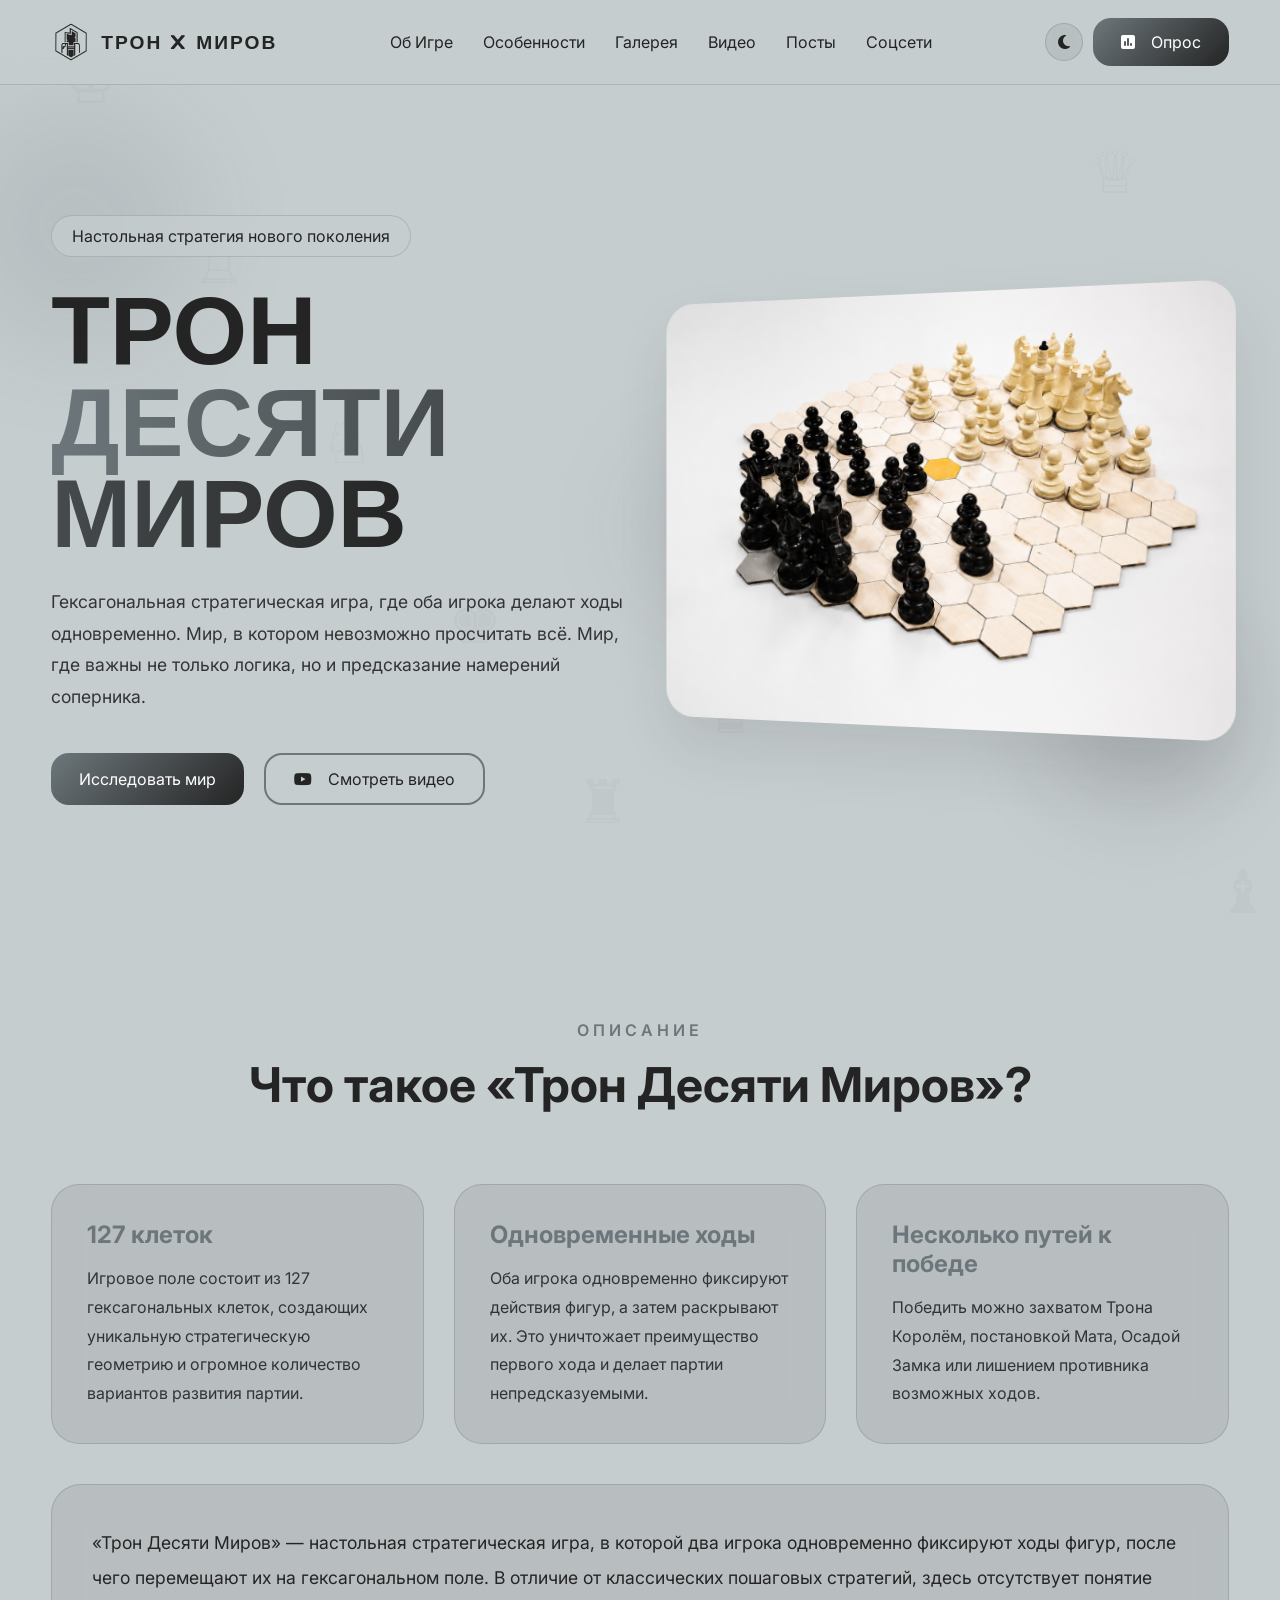
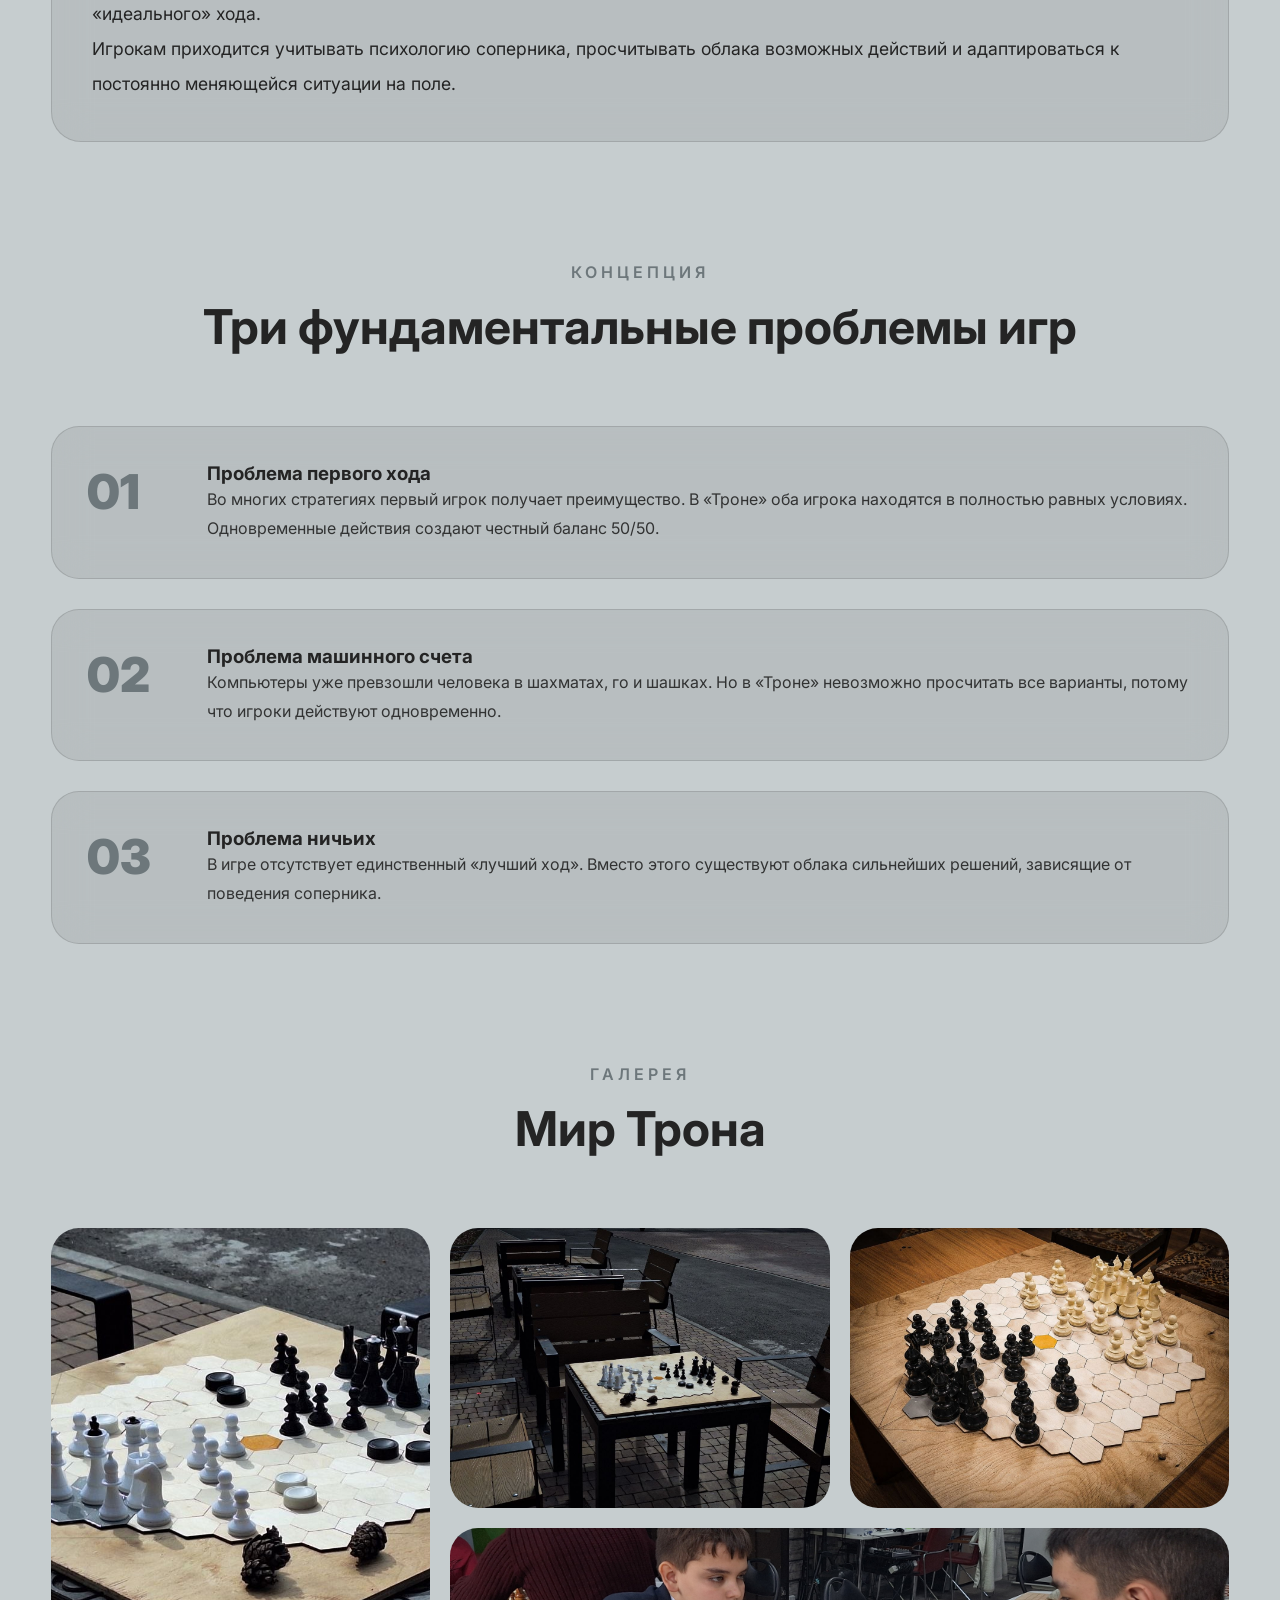
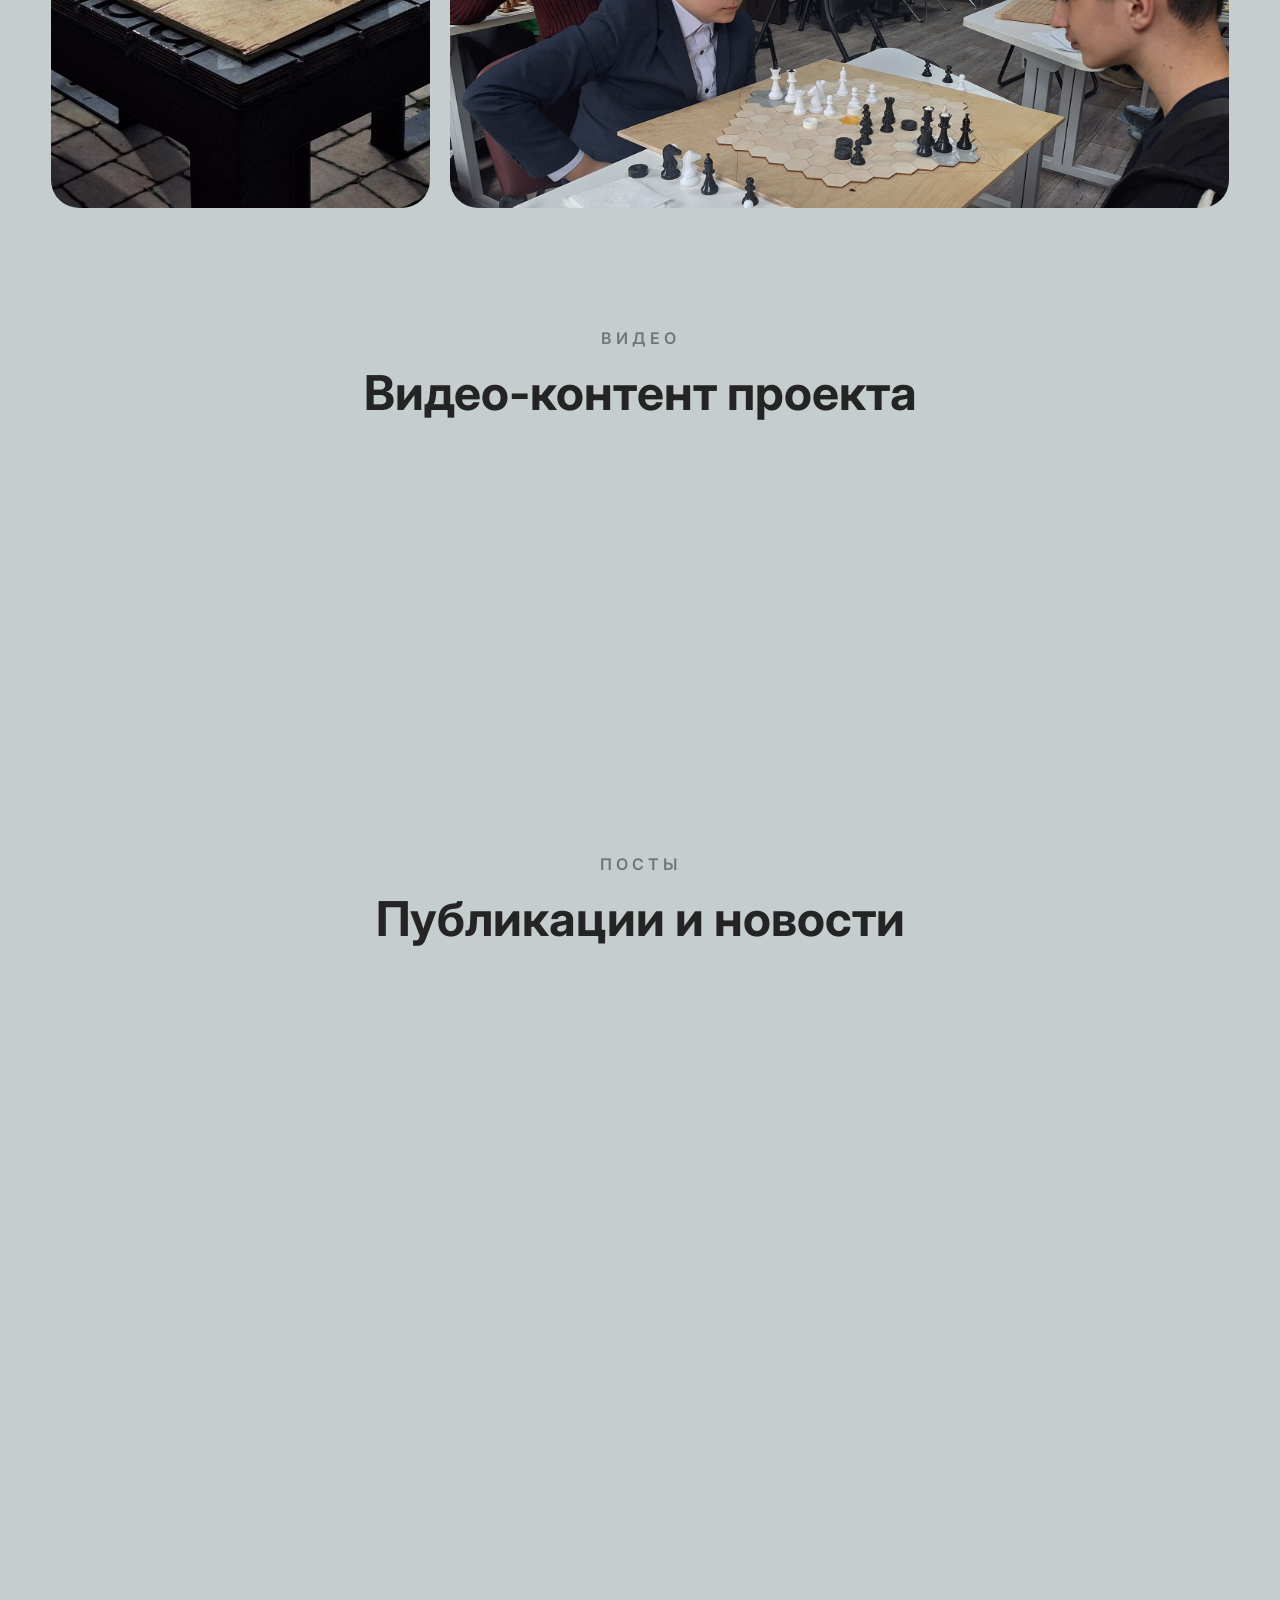
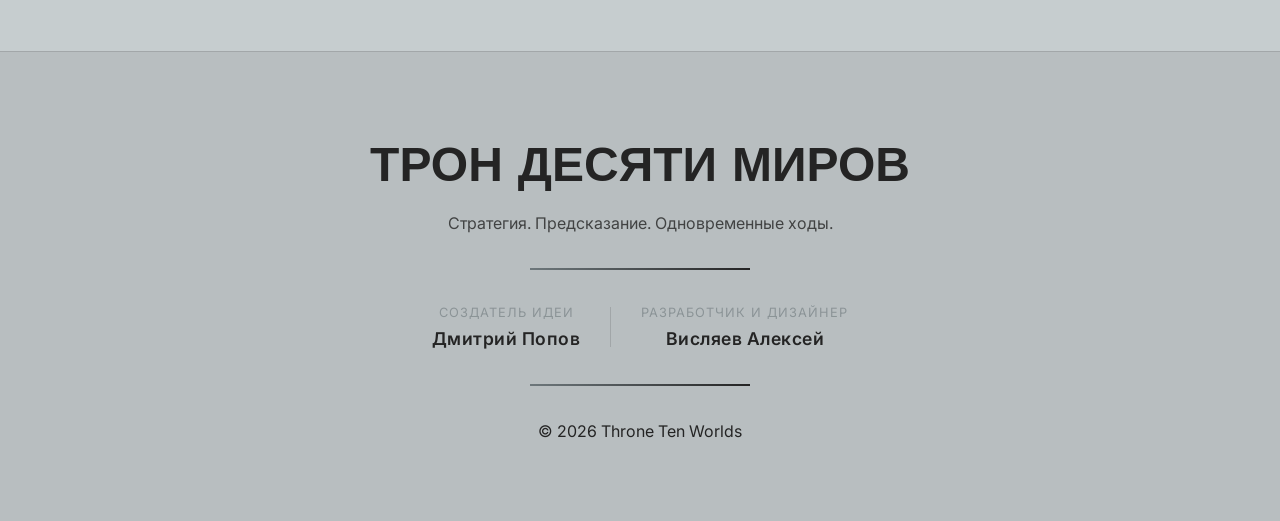
<file: index.html>
<!DOCTYPE html>
<html lang="ru" data-theme="light">
<head>
    <meta charset="UTF-8">
    <meta name="viewport" content="width=device-width, initial-scale=1.0, maximum-scale=5.0, user-scalable=yes">
    <meta http-equiv="X-UA-Compatible" content="IE=edge">
    
    <!-- Основные метатеги -->
    <title>Трон Десяти Миров | Throne of Ten Worlds - Настольная стратегическая игра</title>
    <meta name="title" content="Трон Десяти Миров | Throne of Ten Worlds">
    <meta name="description" content="Трон Десяти Миров - гексагональная стратегическая игра с одновременными ходами. Мир, где важны не только логика, но и предсказание намерений соперника. 127 клеток, несколько путей к победе.">
    <meta name="keywords" content="настольная игра, стратегия, гексагональная, одновременные ходы, трон десяти миров, throne ten worlds, board game, strategy">
    <meta name="author" content="Дмитрий Попов, Висляев Алексей">
    <meta name="robots" content="index, follow, max-image-preview:large, max-snippet:-1, max-video-preview:-1">
    <meta name="googlebot" content="index, follow">
    <meta name="google" content="notranslate">
    <meta name="format-detection" content="telephone=no">
    <meta name="copyright" content="© 2026 Throne Ten Worlds">
    <meta name="rating" content="general">
    
    <!-- Основные Open Graph метатеги -->
    <meta property="og:type" content="website">
    <meta property="og:site_name" content="Трон Десяти Миров">
    <meta property="og:title" content="Трон Десяти Миров | Throne of Ten Worlds">
    <meta property="og:description" content="Гексагональная стратегическая игра, где оба игрока делают ходы одновременно. Мир, в котором невозможно просчитать всё. Несколько путей к победе.">
    <meta property="og:url" content="https://throne10world-create.github.io/Throne/">
    <meta property="og:image" content="https://throne10world-create.github.io/Throne/icon.png">
    <meta property="og:image:secure_url" content="https://throne10world-create.github.io/Throne/icon.png">
    <meta property="og:image:type" content="image/png">
    <meta property="og:image:width" content="512">
    <meta property="og:image:height" content="512">
    <meta property="og:image:alt" content="Трон Десяти Миров - логотип">
    <meta property="og:locale" content="ru_RU">
    
    <!-- Open Graph для VK -->
    <meta property="vk:image" content="https://throne10world-create.github.io/Throne/icon.png">
    <meta property="vk:title" content="Трон Десяти Миров | Throne of Ten Worlds">
    <meta property="vk:description" content="Гексагональная стратегическая игра с одновременными ходами">
    
    <!-- Twitter Card -->
    <meta name="twitter:card" content="summary_large_image">
    <meta name="twitter:title" content="Трон Десяти Миров | Throne of Ten Worlds">
    <meta name="twitter:description" content="Гексагональная стратегическая игра с одновременными ходами. 127 клеток, несколько путей к победе.">
    <meta name="twitter:image" content="https://throne10world-create.github.io/Throne/icon.png">
    <meta name="twitter:image:alt" content="Трон Десяти Миров - логотип">
    
    <!-- Telegram -->
    <meta property="telegram:image" content="https://throne10world-create.github.io/Throne/icon.png">
    
    <!-- Microsoft / Windows -->
    <meta name="msapplication-TileImage" content="https://throne10world-create.github.io/Throne/icon.png">
    <meta name="msapplication-TileColor" content="#242424">
    <meta name="application-name" content="Трон Десяти Миров">
    
    <!-- Apple метатеги -->
    <meta name="apple-mobile-web-app-capable" content="yes">
    <meta name="apple-mobile-web-app-status-bar-style" content="black-translucent">
    <meta name="apple-mobile-web-app-title" content="Трон 10 Миров">
    <link rel="apple-touch-icon" href="icon.png">
    <link rel="apple-touch-icon" sizes="180x180" href="icon.png">
    <link rel="mask-icon" href="icon.png" color="#242424">
    
    <!-- Android / Chrome -->
    <meta name="mobile-web-app-capable" content="yes">
    <meta name="theme-color" content="#242424" media="(prefers-color-scheme: dark)">
    <meta name="theme-color" content="#C6CDCF" media="(prefers-color-scheme: light)">
    
    <!-- Фавиконки -->
    <link rel="icon" type="image/png" href="icon.png">
    <link rel="icon" type="image/png" sizes="192x192" href="icon.png">
    <link rel="icon" type="image/png" sizes="512x512" href="icon.png">
    <link rel="shortcut icon" href="icon.png">
    
    <!-- Manifest для PWA -->
    <link rel="manifest" href="manifest.json">
    
    <!-- Канонический URL -->
    <link rel="canonical" href="https://throne10world-create.github.io/Throne/">
    
    <!-- Preconnect -->
    <link rel="preconnect" href="https://fonts.googleapis.com">
    <link rel="preconnect" href="https://fonts.gstatic.com" crossorigin>
    <link rel="preconnect" href="https://cdnjs.cloudflare.com" crossorigin>
    
    <!-- Подключение стилей и шрифтов -->
    <link rel="stylesheet" href="css/style.css">
    <link href="https://fonts.googleapis.com/css2?family=Orbitron:wght@400;500;700;900&family=Inter:wght@300;400;500;600;700&display=swap" rel="stylesheet">
    <link rel="stylesheet" href="https://cdnjs.cloudflare.com/ajax/libs/font-awesome/6.5.1/css/all.min.css">
    
    <!-- Schema.org структурированные данные -->
    <script type="application/ld+json">
    {
        "@context": "https://schema.org",
        "@type": "WebSite",
        "name": "Трон Десяти Миров",
        "alternateName": "Throne of Ten Worlds",
        "url": "https://throne10world-create.github.io/Throne/",
        "description": "Гексагональная стратегическая игра с одновременными ходами",
        "image": "https://throne10world-create.github.io/Throne/icon.png"
    }
    </script>
</head>
<body>

<!-- Chess background animation -->
<div class="chess-bg">
    <div class="chess-piece">♔</div>
    <div class="chess-piece">♕</div>
    <div class="chess-piece">♖</div>
    <div class="chess-piece">♗</div>
    <div class="chess-piece">♘</div>
    <div class="chess-piece">♙</div>
    <div class="chess-piece">♚</div>
    <div class="chess-piece">♛</div>
    <div class="chess-piece">♜</div>
    <div class="chess-piece">♝</div>
</div>

<header class="header">
    <nav class="navbar">
        <div class="logo">
            <img src="logoLighttheme.png" alt="Logo" class="logo-img">
            <span class="logo-text">ТРОН X МИРОВ</span>
        </div>

        <!-- Навигация для десктопа -->
        <ul class="nav-links">
            <li><a href="#about">Об Игре</a></li>
            <li><a href="#problems">Особенности</a></li>
            <li><a href="#gallery">Галерея</a></li>
            <li><a href="#videos">Видео</a></li>
            <li><a href="#posts">Посты</a></li>
            <li><a href="#socials">Соцсети</a></li>
        </ul>

        <!-- Элементы для десктопа -->
        <div class="nav-right-group desktop-only">
            <button class="desktop-theme-btn" aria-label="Switch theme">
                <i class="fas fa-moon"></i>
            </button>

            <a class="play-btn" href="opros.html">
                <i class="fas fa-poll"></i> Опрос
            </a>
        </div>

        <!-- Бургер-меню для мобильных -->
        <button class="burger-menu" aria-label="Открыть меню">
            <span></span>
            <span></span>
            <span></span>
        </button>
    </nav>
</header>

<!-- Мобильное меню -->
<div class="mobile-menu">
    <div class="mobile-menu-overlay"></div>
    <div class="mobile-menu-content">
        <button class="close-menu" aria-label="Закрыть меню">
            <i class="fas fa-times"></i>
        </button>
        
        <!-- Навигация -->
        <ul class="mobile-nav-links">
            <li><a href="#about">Об Игре</a></li>
            <li><a href="#problems">Особенности</a></li>
            <li><a href="#gallery">Галерея</a></li>
            <li><a href="#videos">Видео</a></li>
            <li><a href="#posts">Посты</a></li>
            <li><a href="#socials">Соцсети</a></li>
        </ul>
        
        <!-- Опрос -->
        <a class="mobile-menu-btn" href="opros.html">
            <i class="fas fa-poll"></i> Опрос
        </a>
        
        <!-- Смена темы -->
        <button class="mobile-theme-btn" aria-label="Switch theme">
            <i class="fas fa-moon"></i>
            <span>Тема</span>
        </button>
    </div>
</div>
<section class="hero">
    <div class="floating floating-1"></div>
    <div class="floating floating-2"></div>
    <div class="floating floating-3"></div>

    <div class="hero-content">
        <span class="hero-badge">Настольная стратегия нового поколения</span>

        <h1>
            ТРОН<br>
            <span>ДЕСЯТИ МИРОВ</span>
        </h1>

        <p>
            Гексагональная стратегическая игра, где оба игрока делают ходы одновременно.
            Мир, в котором невозможно просчитать всё. Мир, где важны не только логика,
            но и предсказание намерений соперника.
        </p>

        <div class="hero-buttons">
            <a href="#about" class="primary-btn">Исследовать мир</a>
            <a href="https://www.youtube.com/@Throne.10.Worlds" target="_blank" class="secondary-btn">
                <i class="fab fa-youtube"></i> Смотреть видео
            </a>
        </div>
    </div>

    <div class="hero-image">
        <img src="first.png" alt="Трон Десяти Миров">
    </div>
</section>

<section class="about section" id="about">
    <div class="section-title">
        <span>ОПИСАНИЕ</span>
        <h2>Что такое «Трон Десяти Миров»?</h2>
    </div>

    <div class="about-grid">
        <div class="about-card glass">
            <h3>127 клеток</h3>
            <p>
                Игровое поле состоит из 127 гексагональных клеток, создающих уникальную
                стратегическую геометрию и огромное количество вариантов развития партии.
            </p>
        </div>

        <div class="about-card glass">
            <h3>Одновременные ходы</h3>
            <p>
                Оба игрока одновременно фиксируют действия фигур, а затем раскрывают их.
                Это уничтожает преимущество первого хода и делает партии непредсказуемыми.
            </p>
        </div>

        <div class="about-card glass">
            <h3>Несколько путей к победе</h3>
            <p>
                Победить можно захватом Трона Королём, постановкой Мата,
                Осадой Замка или лишением противника возможных ходов.
            </p>
        </div>
    </div>

    <div class="description-box glass">
        <p>
            «Трон Десяти Миров» — настольная стратегическая игра,
            в которой два игрока одновременно фиксируют ходы фигур,
            после чего перемещают их на гексагональном поле.
            В отличие от классических пошаговых стратегий,
            здесь отсутствует понятие «идеального» хода.
        </p>

        <p>
            Игрокам приходится учитывать психологию соперника,
            просчитывать облака возможных действий и адаптироваться
            к постоянно меняющейся ситуации на поле.
        </p>
    </div>
</section>

<section class="problems section" id="problems">
    <div class="section-title">
        <span>КОНЦЕПЦИЯ</span>
        <h2>Три фундаментальные проблемы игр</h2>
    </div>

    <div class="timeline">
        <div class="timeline-item glass reveal">
            <div class="timeline-number">01</div>
            <div>
                <h3>Проблема первого хода</h3>
                <p>
                    Во многих стратегиях первый игрок получает преимущество.
                    В «Троне» оба игрока находятся в полностью равных условиях.
                    Одновременные действия создают честный баланс 50/50.
                </p>
            </div>
        </div>

        <div class="timeline-item glass reveal">
            <div class="timeline-number">02</div>
            <div>
                <h3>Проблема машинного счета</h3>
                <p>
                    Компьютеры уже превзошли человека в шахматах, го и шашках.
                    Но в «Троне» невозможно просчитать все варианты,
                    потому что игроки действуют одновременно.
                </p>
            </div>
        </div>

        <div class="timeline-item glass reveal">
            <div class="timeline-number">03</div>
            <div>
                <h3>Проблема ничьих</h3>
                <p>
                    В игре отсутствует единственный «лучший ход».
                    Вместо этого существуют облака сильнейших решений,
                    зависящие от поведения соперника.
                </p>
            </div>
        </div>
    </div>
</section>

<section class="gallery section" id="gallery">
    <div class="section-title">
        <span>ГАЛЕРЕЯ</span>
        <h2>Мир Трона</h2>
    </div>

    <div class="gallery-grid">
        <div class="gallery-item large reveal">
            <img src="2.jpg" alt="Галерея 1">
        </div>

        <div class="gallery-item reveal">
            <img src="3.jpg" alt="Галерея 2">
        </div>

        <div class="gallery-item reveal">
            <img src="4.jpg" alt="Галерея 3">
        </div>

        <div class="gallery-item wide reveal">
            <img src="5.jpg" alt="Галерея 4">
        </div>
    </div>
</section>

<section class="videos section" id="videos">
    <div class="section-title">
        <span>ВИДЕО</span>
        <h2>Видео-контент проекта</h2>
    </div>

    <div class="links-grid">
        <a href="https://www.youtube.com/@Throne.10.Worlds" target="_blank" class="social-link glass reveal">
            <div class="post-icon"><i class="fab fa-youtube"></i></div>
            <h3>YouTube</h3>
            <p>Видеообзоры и геймплей</p>
        </a>

        <a href="https://rutube.ru/channel/78520668/" target="_blank" class="social-link glass reveal">
            <div class="post-icon"><i class="fas fa-play"></i></div>
            <h3>RuTube</h3>
            <p>Видео и материалы проекта</p>
        </a>
    </div>
</section>

<section class="posts section" id="posts">
    <div class="section-title">
        <span>ПОСТЫ</span>
        <h2>Публикации и новости</h2>
    </div>

    <div class="links-grid">
        <a href="https://vk.com/throne_10_world" target="_blank" class="social-link glass reveal">
            <div class="post-icon"><i class="fab fa-vk"></i></div>
            <h3>VK</h3>
            <p>Новости и обновления проекта</p>
        </a>

        <a href="https://dzen.ru/id/6a0e89e16b62d459a83b0f1a" target="_blank" class="social-link glass reveal">
            <div class="post-icon"><i class="fab fa-yandex"></i></div>
            <h3>Dzen</h3>
            <p>Статьи и материалы</p>
        </a>

        <a href="https://worldofchess.ru/id404507" target="_blank" class="social-link glass reveal">
            <div class="post-icon"><i class="fas fa-chess-knight"></i></div>
            <h3>World of Chess</h3>
            <p>Шахматное сообщество</p>
        </a>

        <a href="https://www.pinterest.com/throne10world/" target="_blank" class="social-link glass reveal">
            <div class="post-icon"><i class="fab fa-pinterest"></i></div>
            <h3>Pinterest</h3>
            <p>Визуальные материалы</p>
        </a>
    </div>
</section>



<footer class="footer">
    <h2>ТРОН ДЕСЯТИ МИРОВ</h2>
    <p>Стратегия. Предсказание. Одновременные ходы.</p>

    <div class="footer-line"></div>

    <div class="footer-creators">
        <div class="creator">
            <span class="creator-label">Создатель идеи</span>
            <span class="creator-name">Дмитрий Попов</span>
        </div>
        <div class="creator-divider"></div>
        <div class="creator">
            <span class="creator-label">Разработчик и дизайнер</span>
            <span class="creator-name">Висляев Алексей</span>
        </div>
    </div>

    <div class="footer-line"></div>

    <span>© 2026 Throne Ten Worlds</span>
</footer>

<button class="scroll-to-top" aria-label="Наверх">
    <i class="fas fa-chevron-up"></i>
</button>

<script src="script.js"></script>
</body>
</html>
</file>
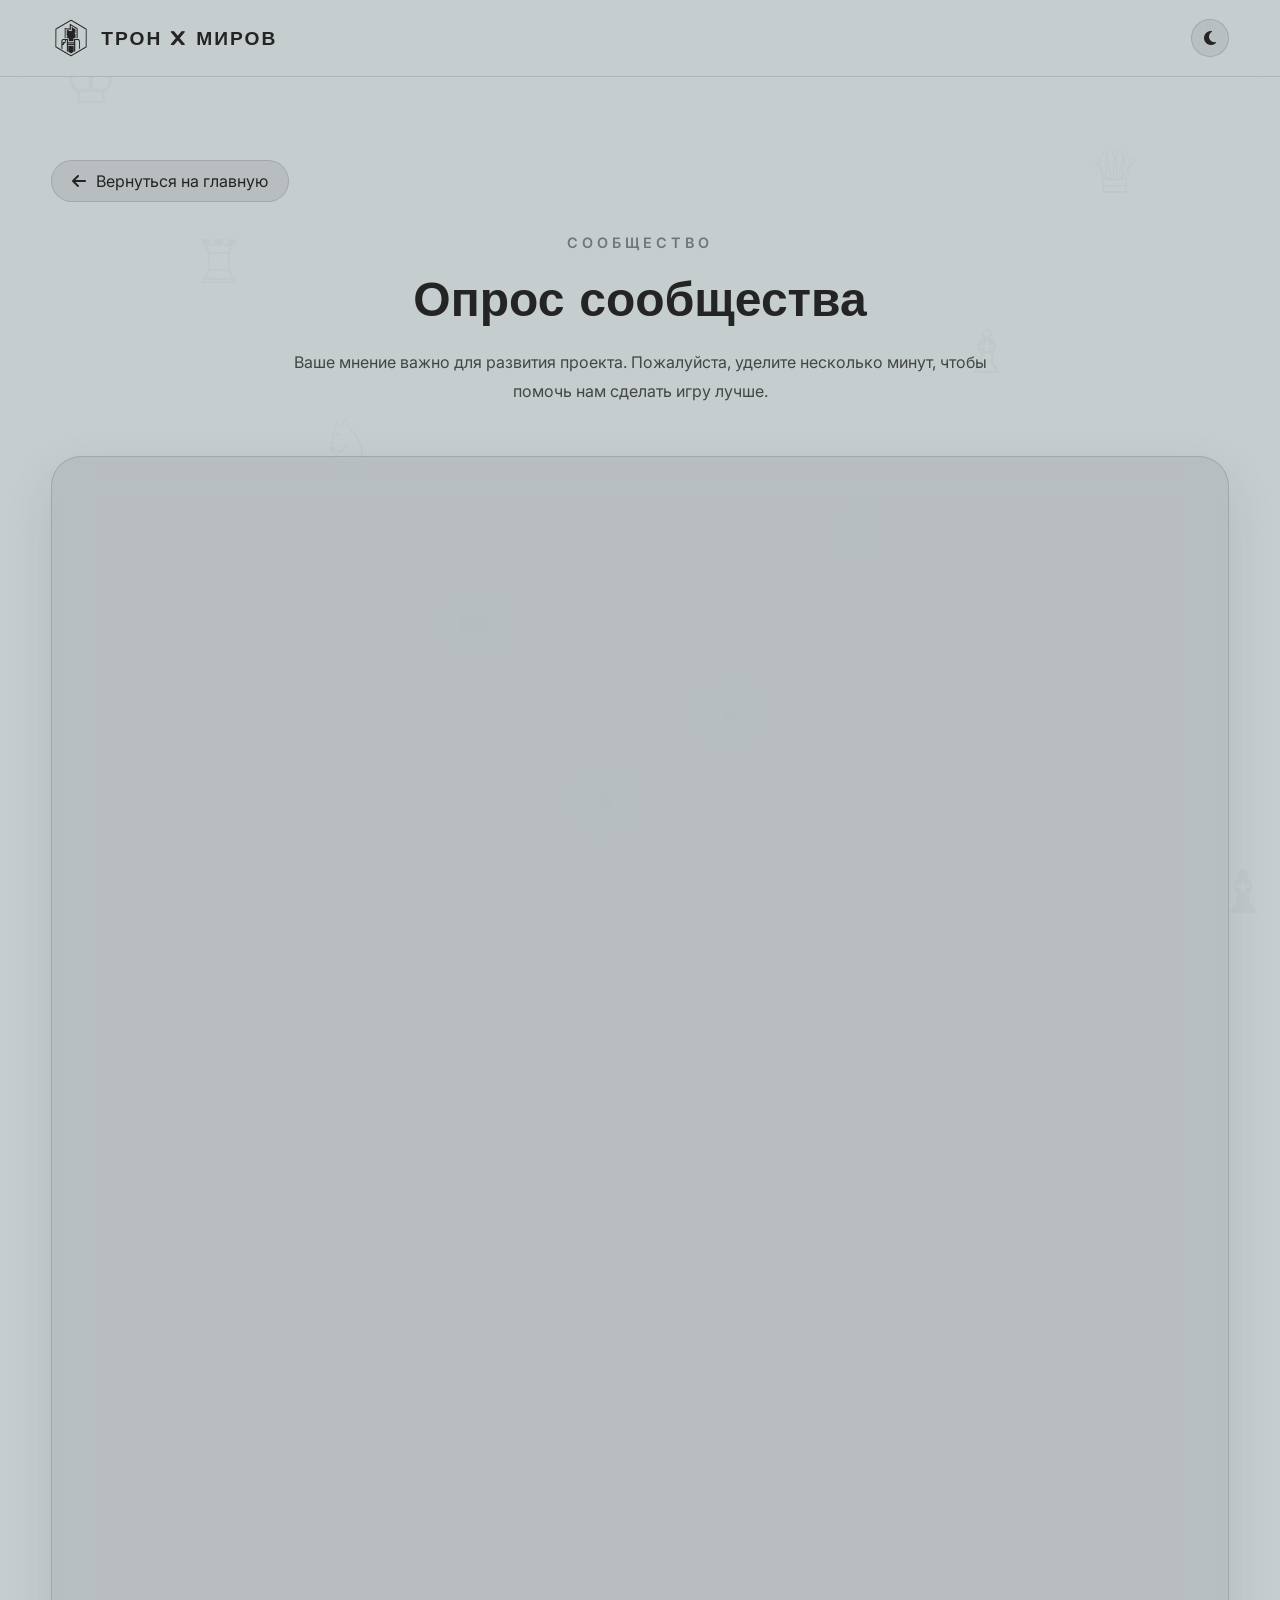
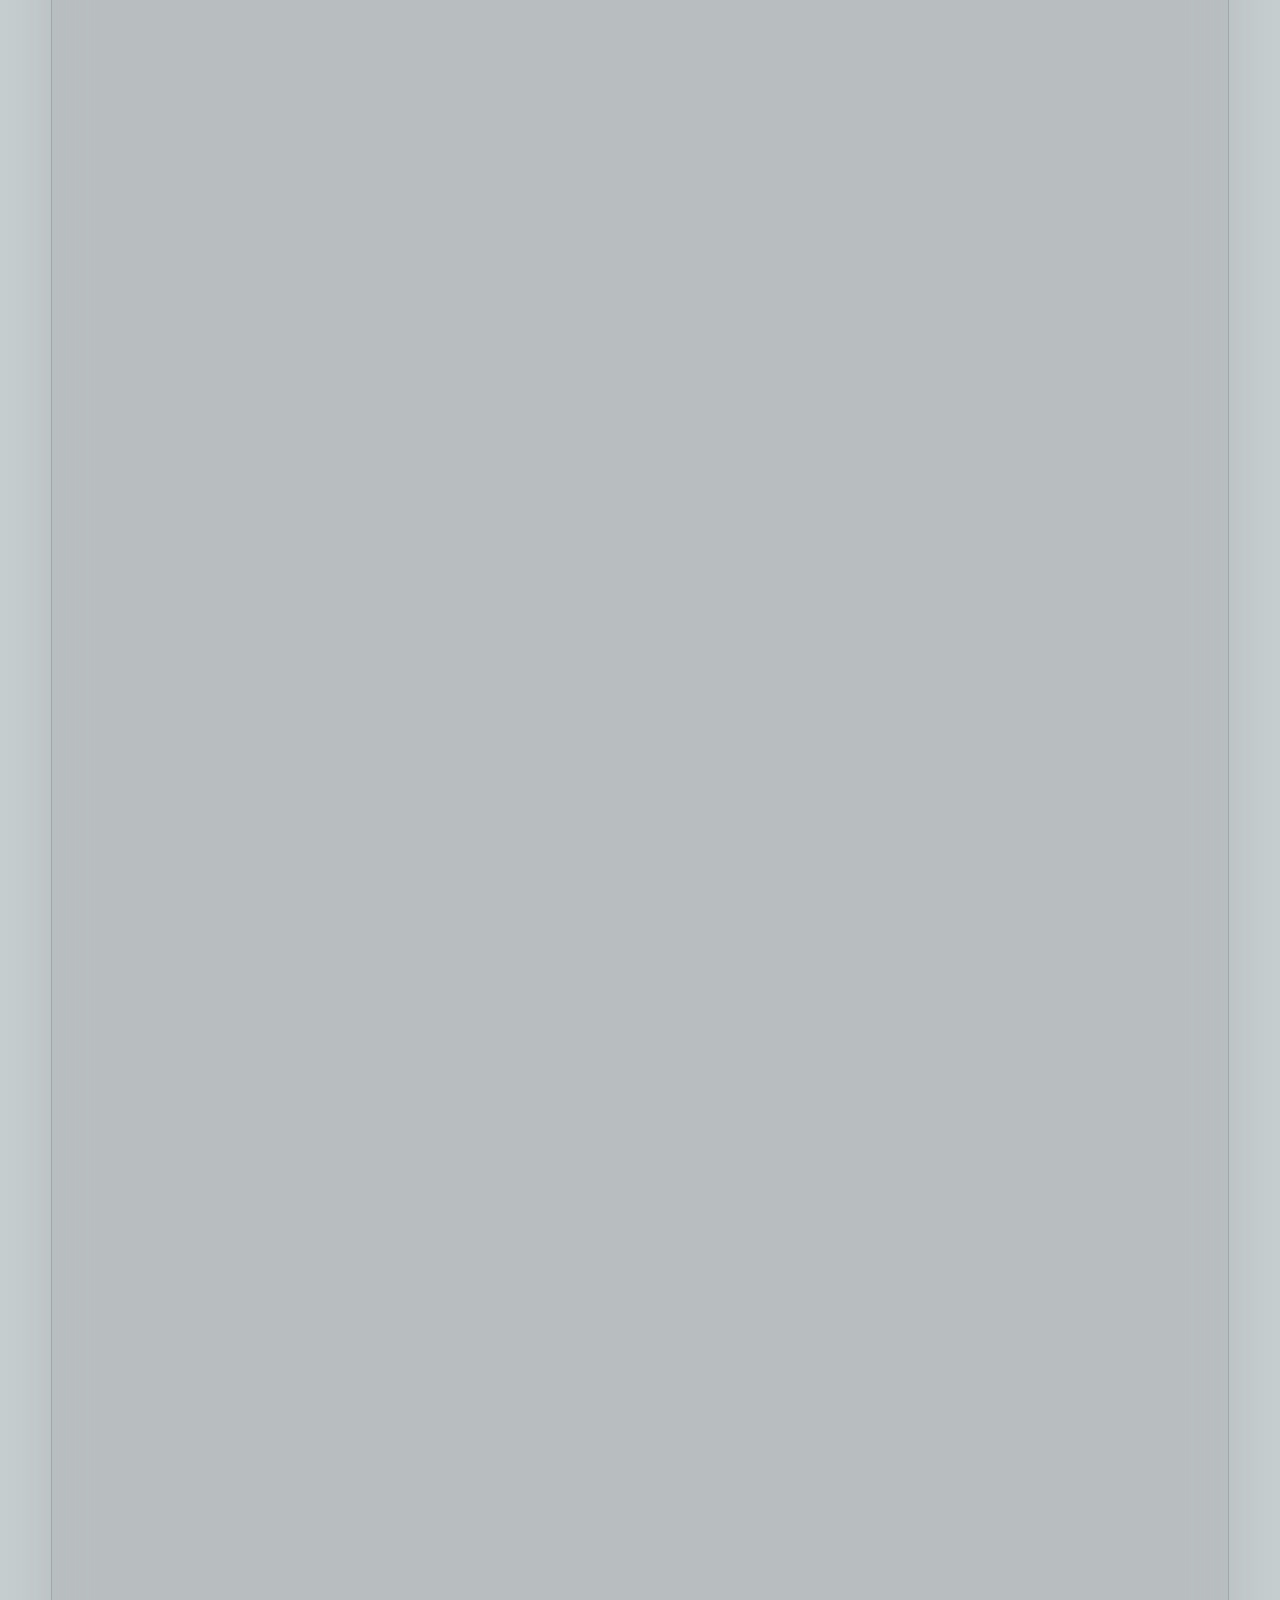
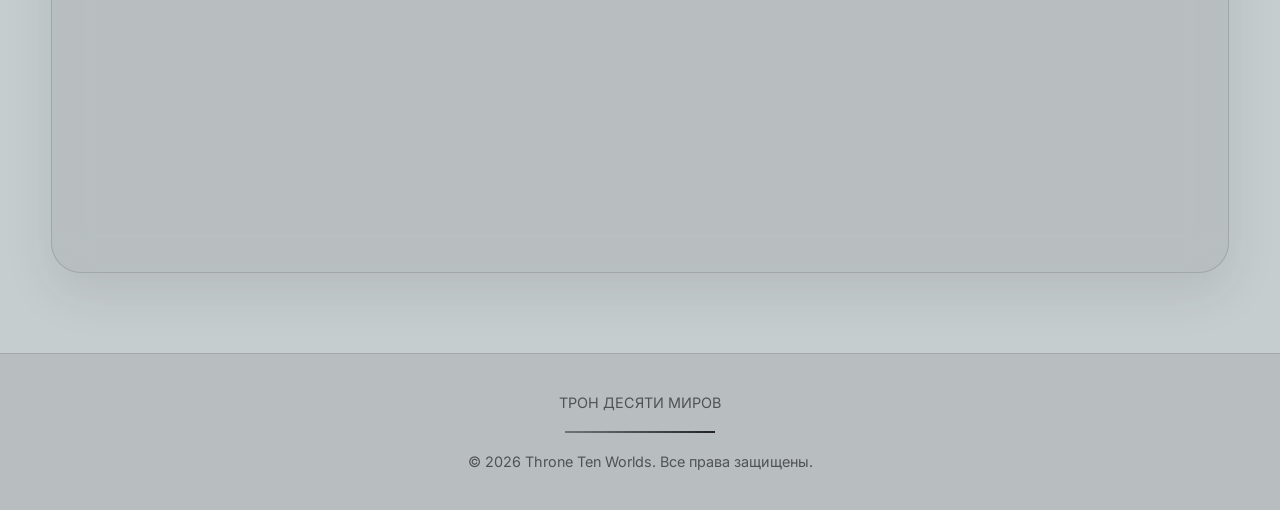
<file: opros.html>
<!DOCTYPE html>
<html lang="ru" data-theme="light">
<head>
    <meta charset="UTF-8">
    <meta name="viewport" content="width=device-width, initial-scale=1.0, maximum-scale=5.0, user-scalable=yes">
    <meta http-equiv="X-UA-Compatible" content="IE=edge">
    
    <!-- Основные метатеги -->
    <title>Опрос | Трон Десяти Миров | Throne of Ten Worlds</title>
    <meta name="title" content="Опрос | Трон Десяти Миров | Throne of Ten Worlds">
    <meta name="description" content="Опрос сообщества Трон Десяти Миров - гексагональная стратегическая игра с одновременными ходами">
    <meta name="keywords" content="опрос, настольная игра, стратегия, трон десяти миров, throne ten worlds">
    <meta name="author" content="Дмитрий Попов, Висляев Алексей">
    <meta name="robots" content="index, follow">
    <meta name="format-detection" content="telephone=no">
    
    <!-- Open Graph -->
    <meta property="og:type" content="website">
    <meta property="og:site_name" content="Трон Десяти Миров">
    <meta property="og:title" content="Опрос | Трон Десяти Миров">
    <meta property="og:description" content="Опрос сообщества Трон Десяти Миров">
    <meta property="og:url" content="https://throne10world-create.github.io/Throne/survey">
    <meta property="og:image" content="https://throne10world-create.github.io/Throne/icon.png">
    <meta property="og:image:width" content="512">
    <meta property="og:image:height" content="512">
    <meta property="og:locale" content="ru_RU">
    
    <!-- Twitter Card -->
    <meta name="twitter:card" content="summary_large_image">
    <meta name="twitter:title" content="Опрос | Трон Десяти Миров">
    <meta name="twitter:description" content="Опрос сообщества Трон Десяти Миров">
    <meta name="twitter:image" content="https://throne10world-create.github.io/Throne/icon.png">
    
    <!-- Фавиконки -->
    <link rel="icon" type="image/png" href="icon.png">
    <link rel="shortcut icon" href="icon.png">
    <link rel="apple-touch-icon" href="icon.png">
    
    <!-- Цвет темы -->
    <meta name="theme-color" content="#242424" media="(prefers-color-scheme: dark)">
    <meta name="theme-color" content="#C6CDCF" media="(prefers-color-scheme: light)">
    
    <!-- Канонический URL -->
    <link rel="canonical" href="https://throne10world-create.github.io/Throne/survey">
    
    <!-- Шрифты -->
    <link rel="preconnect" href="https://fonts.googleapis.com">
    <link rel="preconnect" href="https://fonts.gstatic.com" crossorigin>
    <link href="https://fonts.googleapis.com/css2?family=Orbitron:wght@400;500;700;900&family=Inter:wght@300;400;500;600;700&display=swap" rel="stylesheet">
    <link rel="stylesheet" href="https://cdnjs.cloudflare.com/ajax/libs/font-awesome/6.5.1/css/all.min.css">
    
    <style>
        *{
            margin:0;
            padding:0;
            box-sizing:border-box;
            scroll-behavior:smooth;
        }

        :root{
            --bg-light:#C6CDCF;
            --text-light:#242424;
            --card-light:rgba(36,36,36,0.08);
            --border-light:rgba(36,36,36,0.15);
            --accent-light:#6D777B;
            --accent2-light:#242424;
            --glass-bg-light:rgba(198,205,207,0.7);
            --shadow-light:rgba(36,36,36,0.1);
            
            --bg-dark:#242424;
            --text-dark:#C6CDCF;
            --card-dark:rgba(198,205,207,0.08);
            --border-dark:rgba(198,205,207,0.15);
            --accent-dark:#6D777B;
            --accent2-dark:#C6CDCF;
            --glass-bg-dark:rgba(36,36,36,0.7);
            --shadow-dark:rgba(0,0,0,0.3);
        }

        [data-theme="light"], :root {
            --bg:var(--bg-light);
            --text:var(--text-light);
            --card:var(--card-light);
            --border:var(--border-light);
            --accent:var(--accent-light);
            --accent2:var(--accent2-light);
            --glass-bg:var(--glass-bg-light);
            --shadow:var(--shadow-light);
        }

        [data-theme="dark"] {
            --bg:var(--bg-dark);
            --text:var(--text-dark);
            --card:var(--card-dark);
            --border:var(--border-dark);
            --accent:var(--accent-dark);
            --accent2:var(--accent2-dark);
            --glass-bg:var(--glass-bg-dark);
            --shadow:var(--shadow-dark);
        }

        body{
            font-family:'Inter',sans-serif;
            background:var(--bg);
            color:var(--text);
            overflow-x:hidden;
            transition: background 0.5s ease, color 0.5s ease;
            min-height: 100vh;
        }

        /* Шахматный фон */
        .chess-bg {
            position: fixed;
            top: 0;
            left: 0;
            width: 100%;
            height: 100%;
            pointer-events: none;
            z-index: -1;
            opacity: 0.03;
        }

        [data-theme="dark"] .chess-bg {
            opacity: 0.05;
        }

        .chess-piece {
            position: absolute;
            font-size: 60px;
            animation: floatChess 20s infinite linear;
            will-change: transform;
        }

        .chess-piece:nth-child(1) { top: 5%; left: 5%; animation-delay: 0s; animation-duration: 25s; }
        .chess-piece:nth-child(2) { top: 15%; left: 85%; animation-delay: -3s; animation-duration: 22s; }
        .chess-piece:nth-child(3) { top: 25%; left: 15%; animation-delay: -7s; animation-duration: 28s; }
        .chess-piece:nth-child(4) { top: 35%; left: 75%; animation-delay: -5s; animation-duration: 20s; }
        .chess-piece:nth-child(5) { top: 45%; left: 25%; animation-delay: -10s; animation-duration: 30s; }
        .chess-piece:nth-child(6) { top: 55%; left: 65%; animation-delay: -2s; animation-duration: 18s; }
        .chess-piece:nth-child(7) { top: 65%; left: 35%; animation-delay: -8s; animation-duration: 26s; }
        .chess-piece:nth-child(8) { top: 75%; left: 55%; animation-delay: -12s; animation-duration: 24s; }
        .chess-piece:nth-child(9) { top: 85%; left: 45%; animation-delay: -15s; animation-duration: 32s; }
        .chess-piece:nth-child(10) { top: 95%; left: 95%; animation-delay: -6s; animation-duration: 19s; }

        @keyframes floatChess {
            0% { transform: translate(0, 0) rotate(0deg) scale(1); }
            25% { transform: translate(50px, -30px) rotate(5deg) scale(1.1); }
            50% { transform: translate(30px, -50px) rotate(-3deg) scale(1); }
            75% { transform: translate(-20px, -20px) rotate(4deg) scale(0.9); }
            100% { transform: translate(0, 0) rotate(0deg) scale(1); }
        }

        /* Шахматная сетка */
        body::after {
            content: '';
            position: fixed;
            top: 0;
            left: 0;
            width: 100%;
            height: 100%;
            background-image: 
                linear-gradient(0deg, transparent 24%, var(--border) 25%, var(--border) 26%, transparent 27%, transparent 74%, var(--border) 75%, var(--border) 76%, transparent 77%, transparent),
                linear-gradient(90deg, transparent 24%, var(--border) 25%, var(--border) 26%, transparent 27%, transparent 74%, var(--border) 75%, var(--border) 76%, transparent 77%, transparent);
            background-size: 100px 100px;
            opacity: 0.02;
            z-index: -1;
            pointer-events: none;
        }

        /* Header */
        .header{
            position:fixed;
            width:100%;
            top:0;
            z-index:1000;
            backdrop-filter:blur(14px);
            background:var(--glass-bg);
            border-bottom:1px solid var(--border);
            transition: all 0.3s ease;
        }

        .navbar{
            width:min(1400px,92%);
            margin:auto;
            display:flex;
            justify-content:space-between;
            align-items:center;
            padding:18px 0;
        }

        .logo {
            display: flex;
            align-items: center;
            gap: 10px;
            text-decoration: none;
            color: var(--text);
        }

        .logo-img {
            height: 40px;
            width: auto;
            transition: all 0.3s ease;
        }

        .logo-text {
            font-family:'Orbitron',sans-serif;
            font-weight:900;
            letter-spacing:2px;
            font-size: 1.2rem;
        }

        .desktop-theme-btn {
            width: 38px;
            height: 38px;
            border-radius: 50%;
            border: 1px solid var(--border);
            background: var(--card);
            backdrop-filter: blur(20px);
            color: var(--text);
            cursor: pointer;
            display: flex;
            align-items: center;
            justify-content: center;
            transition: all 0.3s ease;
            font-size: 1rem;
        }

        .desktop-theme-btn:hover {
            transform: scale(1.1);
            border-color: var(--accent);
            box-shadow: 0 5px 20px var(--shadow);
            background: var(--accent);
            color: white;
        }

        /* Основной контент */
        .main-content {
            min-height: 100vh;
            padding-top: 120px;
            width: min(1400px, 92%);
            margin: auto;
        }

        .survey-section {
            padding: 40px 0 80px;
        }

        .section-title {
            text-align: center;
            margin-bottom: 50px;
        }

        .section-title span {
            color: var(--accent);
            letter-spacing: 4px;
            font-weight: 600;
            font-size: 0.9rem;
            text-transform: uppercase;
        }

        .section-title h1 {
            font-size: 3rem;
            margin-top: 15px;
            color: var(--text);
            font-family: 'Orbitron', sans-serif;
        }

        .section-title p {
            margin-top: 20px;
            opacity: 0.8;
            line-height: 1.8;
            max-width: 700px;
            margin-left: auto;
            margin-right: auto;
        }

        /* Контейнер для опроса */
        .survey-container {
            background: var(--card);
            border: 1px solid var(--border);
            backdrop-filter: blur(18px);
            -webkit-backdrop-filter: blur(18px);
            border-radius: 30px;
            padding: 30px;
            overflow: hidden;
            box-shadow: 0 20px 50px var(--shadow);
        }

        .survey-container iframe {
            width: 100%;
            border: none;
            border-radius: 20px;
            display: block;
            min-height: 600px;
            background: transparent;
        }

        /* Навигация назад */
        .back-link {
            display: inline-flex;
            align-items: center;
            gap: 10px;
            color: var(--text);
            text-decoration: none;
            margin-bottom: 30px;
            padding: 10px 20px;
            border-radius: 30px;
            background: var(--card);
            border: 1px solid var(--border);
            transition: all 0.3s ease;
        }

        .back-link:hover {
            background: var(--accent);
            color: white;
            transform: translateX(-5px);
        }

        /* Футер */
        .footer {
            text-align: center;
            padding: 40px 20px;
            background: var(--card);
            border-top: 1px solid var(--border);
        }

        .footer p {
            opacity: 0.7;
            font-size: 0.9rem;
        }

        .footer-line {
            width: 150px;
            height: 2px;
            background: linear-gradient(90deg, var(--accent), var(--accent2));
            margin: 20px auto;
        }

        /* Кнопка наверх */
        .scroll-to-top {
            position: fixed;
            bottom: 30px;
            right: 30px;
            width: 50px;
            height: 50px;
            border-radius: 50%;
            border: 2px solid var(--border);
            background: var(--card);
            backdrop-filter: blur(20px);
            color: var(--text);
            cursor: pointer;
            display: flex;
            align-items: center;
            justify-content: center;
            transition: all 0.3s ease;
            font-size: 1.2rem;
            z-index: 999;
            opacity: 0;
            visibility: hidden;
            transform: translateY(20px);
        }

        .scroll-to-top.visible {
            opacity: 1;
            visibility: visible;
            transform: translateY(0);
        }

        .scroll-to-top:hover {
            transform: translateY(-5px);
            background: var(--accent);
            color: white;
            border-color: var(--accent);
            box-shadow: 0 10px 30px var(--shadow);
        }

        /* Адаптивность */
        @media (max-width: 1100px) {
            .section-title h1 {
                font-size: 2rem;
            }
            
            .survey-container {
                padding: 20px;
                border-radius: 20px;
            }
        }

        @media (max-width: 700px) {
            .main-content {
                padding-top: 100px;
            }
            
            .section-title h1 {
                font-size: 1.8rem;
            }
            
            .survey-container {
                padding: 15px;
                border-radius: 15px;
            }
            
            .survey-container iframe {
                min-height: 400px;
            }
            
            .back-link {
                padding: 8px 16px;
                font-size: 0.9rem;
            }
        }
    </style>
</head>
<body>

<!-- Шахматный фон -->
<div class="chess-bg">
    <div class="chess-piece">♔</div>
    <div class="chess-piece">♕</div>
    <div class="chess-piece">♖</div>
    <div class="chess-piece">♗</div>
    <div class="chess-piece">♘</div>
    <div class="chess-piece">♙</div>
    <div class="chess-piece">♚</div>
    <div class="chess-piece">♛</div>
    <div class="chess-piece">♜</div>
    <div class="chess-piece">♝</div>
</div>

<!-- Header -->
<header class="header">
    <nav class="navbar">
        <a href="index.html" class="logo">
            <img src="logoLighttheme.png" alt="Logo" class="logo-img" id="logoImg">
            <span class="logo-text">ТРОН X МИРОВ</span>
        </a>

        <button class="desktop-theme-btn" id="themeBtn" aria-label="Switch theme">
            <i class="fas fa-moon"></i>
        </button>
    </nav>
</header>

<!-- Основной контент -->
<main class="main-content">
    <div class="survey-section">
        <a href="index.html" class="back-link">
            <i class="fas fa-arrow-left"></i> Вернуться на главную
        </a>
        
        <div class="section-title">
            <span>СООБЩЕСТВО</span>
            <h1>Опрос сообщества</h1>
            <p>
                Ваше мнение важно для развития проекта. Пожалуйста, уделите несколько минут, 
                чтобы помочь нам сделать игру лучше.
            </p>
        </div>

        <div class="survey-container">
            <iframe 
                src="https://docs.google.com/forms/d/e/1FAIpQLSeFKCD7MoFe3aRvNs2aMueHc4vScQ9LfmRSoEwiNG5b-rLQ0A/viewform?embedded=true" 
                height="2955" 
                frameborder="0" 
                marginheight="0" 
                marginwidth="0">
                Загрузка…
            </iframe>
        </div>
    </div>
</main>

<!-- Футер -->
<footer class="footer">
    <p>ТРОН ДЕСЯТИ МИРОВ</p>
    <div class="footer-line"></div>
    <p>© 2026 Throne Ten Worlds. Все права защищены.</p>
</footer>

<!-- Кнопка наверх -->
<button class="scroll-to-top" id="scrollToTop" aria-label="Наверх">
    <i class="fas fa-chevron-up"></i>
</button>

<script>
    // Переключение темы
    const html = document.documentElement;
    const themeBtn = document.getElementById('themeBtn');
    const logoImg = document.getElementById('logoImg');
    
    function setTheme(theme) {
        html.setAttribute('data-theme', theme);
        localStorage.setItem('theme', theme);
        
        if (logoImg) {
            logoImg.src = theme === 'dark' ? 'logoDarktheme.png' : 'logoLighttheme.png';
        }
        
        if (themeBtn) {
            const icon = theme === 'dark' ? 'fa-sun' : 'fa-moon';
            themeBtn.innerHTML = `<i class="fas ${icon}"></i>`;
        }
    }
    
    const savedTheme = localStorage.getItem('theme') || 'light';
    setTheme(savedTheme);
    
    if (themeBtn) {
        themeBtn.addEventListener('click', () => {
            const currentTheme = html.getAttribute('data-theme');
            const newTheme = currentTheme === 'dark' ? 'light' : 'dark';
            setTheme(newTheme);
        });
    }
    
    // Кнопка наверх
    const scrollToTopBtn = document.getElementById('scrollToTop');
    
    window.addEventListener('scroll', () => {
        if (window.scrollY > 500) {
            scrollToTopBtn.classList.add('visible');
        } else {
            scrollToTopBtn.classList.remove('visible');
        }
    });
    
    scrollToTopBtn.addEventListener('click', () => {
        window.scrollTo({ top: 0, behavior: 'smooth' });
    });
    
    // Автоматическая высота iframe
    window.addEventListener('message', function(e) {
        if (e.data && e.data.type === 'resize' && e.data.height) {
            const iframe = document.querySelector('.survey-container iframe');
            if (iframe) {
                iframe.style.height = e.data.height + 'px';
            }
        }
    });
</script>

</body>
</html>
</file>
<file: css/style.css>
*{
    margin:0;
    padding:0;
    box-sizing:border-box;
    scroll-behavior:smooth;
}

:root{
    /* Light theme (default) */
    --bg-light:#C6CDCF;
    --text-light:#242424;
    --card-light:rgba(36,36,36,0.08);
    --border-light:rgba(36,36,36,0.15);
    --accent-light:#6D777B;
    --accent2-light:#242424;
    --glass-bg-light:rgba(198,205,207,0.7);
    --shadow-light:rgba(36,36,36,0.1);
    
    /* Dark theme */
    --bg-dark:#242424;
    --text-dark:#C6CDCF;
    --card-dark:rgba(198,205,207,0.08);
    --border-dark:rgba(198,205,207,0.15);
    --accent-dark:#6D777B;
    --accent2-dark:#C6CDCF;
    --glass-bg-dark:rgba(36,36,36,0.7);
    --shadow-dark:rgba(0,0,0,0.3);
}

/* Light theme (default) */
[data-theme="light"], :root {
    --bg:var(--bg-light);
    --text:var(--text-light);
    --card:var(--card-light);
    --border:var(--border-light);
    --accent:var(--accent-light);
    --accent2:var(--accent2-light);
    --glass-bg:var(--glass-bg-light);
    --shadow:var(--shadow-light);
}

/* Dark theme */
[data-theme="dark"] {
    --bg:var(--bg-dark);
    --text:var(--text-dark);
    --card:var(--card-dark);
    --border:var(--border-dark);
    --accent:var(--accent-dark);
    --accent2:var(--accent2-dark);
    --glass-bg:var(--glass-bg-dark);
    --shadow:var(--shadow-dark);
}

body{
    font-family:'Inter',sans-serif;
    background:var(--bg);
    color:var(--text);
    overflow-x:hidden;
    transition: background 0.5s ease, color 0.5s ease;
}

/* Chess background animation */
.chess-bg {
    position: fixed;
    top: 0;
    left: 0;
    width: 100%;
    height: 100%;
    pointer-events: none;
    z-index: -1;
    opacity: 0.03;
}

[data-theme="dark"] .chess-bg {
    opacity: 0.05;
}

.chess-piece {
    position: absolute;
    font-size: 60px;
    animation: floatChess 20s infinite linear;
    will-change: transform;
}

.chess-piece:nth-child(1) { top: 5%; left: 5%; animation-delay: 0s; animation-duration: 25s; }
.chess-piece:nth-child(2) { top: 15%; left: 85%; animation-delay: -3s; animation-duration: 22s; }
.chess-piece:nth-child(3) { top: 25%; left: 15%; animation-delay: -7s; animation-duration: 28s; }
.chess-piece:nth-child(4) { top: 35%; left: 75%; animation-delay: -5s; animation-duration: 20s; }
.chess-piece:nth-child(5) { top: 45%; left: 25%; animation-delay: -10s; animation-duration: 30s; }
.chess-piece:nth-child(6) { top: 55%; left: 65%; animation-delay: -2s; animation-duration: 18s; }
.chess-piece:nth-child(7) { top: 65%; left: 35%; animation-delay: -8s; animation-duration: 26s; }
.chess-piece:nth-child(8) { top: 75%; left: 55%; animation-delay: -12s; animation-duration: 24s; }
.chess-piece:nth-child(9) { top: 85%; left: 45%; animation-delay: -15s; animation-duration: 32s; }
.chess-piece:nth-child(10) { top: 95%; left: 95%; animation-delay: -6s; animation-duration: 19s; }

@keyframes floatChess {
    0% { transform: translate(0, 0) rotate(0deg) scale(1); }
    25% { transform: translate(50px, -30px) rotate(5deg) scale(1.1); }
    50% { transform: translate(30px, -50px) rotate(-3deg) scale(1); }
    75% { transform: translate(-20px, -20px) rotate(4deg) scale(0.9); }
    100% { transform: translate(0, 0) rotate(0deg) scale(1); }
}

/* Chessboard lines */
body::after {
    content: '';
    position: fixed;
    top: 0;
    left: 0;
    width: 100%;
    height: 100%;
    background-image: 
        linear-gradient(0deg, transparent 24%, var(--border) 25%, var(--border) 26%, transparent 27%, transparent 74%, var(--border) 75%, var(--border) 76%, transparent 77%, transparent),
        linear-gradient(90deg, transparent 24%, var(--border) 25%, var(--border) 26%, transparent 27%, transparent 74%, var(--border) 75%, var(--border) 76%, transparent 77%, transparent);
    background-size: 100px 100px;
    opacity: 0.02;
    z-index: -1;
    pointer-events: none;
}

/* Header styles */
.header{
    position:fixed;
    width:100%;
    top:0;
    z-index:1000;
    backdrop-filter:blur(14px);
    background:var(--glass-bg);
    border-bottom:1px solid var(--border);
    transition: all 0.3s ease;
}

.navbar{
    width:min(1400px,92%);
    margin:auto;
    display:flex;
    justify-content:space-between;
    align-items:center;
    padding:18px 0;
}

/* Logo */
.logo {
    display: flex;
    align-items: center;
    gap: 10px;
}

.logo-img {
    height: 40px;
    width: auto;
    transition: all 0.3s ease;
}

.logo-text {
    font-family:'Orbitron',sans-serif;
    font-weight:900;
    letter-spacing:2px;
    font-size: 1.2rem;
}

.nav-links{
    display:flex;
    gap:30px;
    list-style:none;
}

.nav-links a{
    color:var(--text);
    text-decoration:none;
    position:relative;
    transition: color 0.3s ease;
}

.nav-links a::after{
    content:'';
    position:absolute;
    left:0;
    bottom:-6px;
    width:0;
    height:2px;
    background:linear-gradient(90deg,var(--accent),var(--accent2));
    transition:.3s;
}

.nav-links a:hover::after{
    width:100%;
}

/* Десктопные элементы */
.desktop-only {
    display: flex;
    align-items: center;
    gap: 10px;
}

.nav-right-group {
    display: flex;
    align-items: center;
    gap: 10px;
}

.play-btn,
.primary-btn,
.secondary-btn{
    text-decoration:none;
    color:white;
    padding:14px 28px;
    border-radius:18px;
    transition:.35s;
    display: inline-flex;
    align-items: center;
    gap: 8px;
}

.play-btn,
.primary-btn{
    background:linear-gradient(135deg,var(--accent),var(--accent2));
}

.secondary-btn{
    border:2px solid var(--accent);
    color: var(--text);
    background: transparent;
}

.play-btn:hover,
.primary-btn:hover,
.secondary-btn:hover{
    transform:translateY(-4px) scale(1.02);
    box-shadow:0 15px 40px var(--shadow);
}

/* Переключатель темы в шапке */
.desktop-theme-btn {
    width: 38px;
    height: 38px;
    border-radius: 50%;
    border: 1px solid var(--border);
    background: var(--card);
    backdrop-filter: blur(20px);
    color: var(--text);
    cursor: pointer;
    display: flex;
    align-items: center;
    justify-content: center;
    transition: all 0.3s ease;
    font-size: 1rem;
}

.desktop-theme-btn:hover {
    transform: scale(1.1);
    border-color: var(--accent);
    box-shadow: 0 5px 20px var(--shadow);
    background: var(--accent);
    color: white;
}

/* Бургер-меню */
.burger-menu {
    display: none;
    flex-direction: column;
    justify-content: center;
    align-items: center;
    width: 40px;
    height: 40px;
    background: transparent;
    border: none;
    cursor: pointer;
    z-index: 1002;
    padding: 5px;
}

.burger-menu span {
    display: block;
    width: 25px;
    height: 2px;
    background: var(--text);
    margin: 3px 0;
    transition: all 0.3s ease;
    border-radius: 2px;
}

.burger-menu.active span:nth-child(1) {
    transform: rotate(45deg) translate(5px, 6px);
}

.burger-menu.active span:nth-child(2) {
    opacity: 0;
}

.burger-menu.active span:nth-child(3) {
    transform: rotate(-45deg) translate(5px, -6px);
}

/* Мобильное меню */
.mobile-menu {
    position: fixed;
    top: 0;
    right: -100%;
    width: 100%;
    height: 100vh;
    z-index: 1001;
    transition: right 0.3s ease;
}

.mobile-menu.active {
    right: 0;
}

.mobile-menu-overlay {
    position: absolute;
    top: 0;
    left: 0;
    width: 100%;
    height: 100%;
    background: rgba(0, 0, 0, 0.5);
    backdrop-filter: blur(5px);
}

.mobile-menu-content {
    position: absolute;
    top: 0;
    right: 0;
    width: 85%;
    max-width: 400px;
    height: 100%;
    background: var(--bg);
    padding: 30px 20px;
    display: flex;
    flex-direction: column;
    align-items: center;
    overflow-y: auto;
    box-shadow: -10px 0 30px rgba(0, 0, 0, 0.3);
}

/* Кнопка закрытия */
.close-menu {
    position: absolute;
    top: 20px;
    right: 20px;
    background: transparent;
    border: none;
    color: var(--text);
    font-size: 1.8rem;
    cursor: pointer;
    width: 40px;
    height: 40px;
    display: flex;
    align-items: center;
    justify-content: center;
    border-radius: 50%;
    transition: all 0.3s ease;
}

.close-menu:hover {
    background: var(--card);
    transform: scale(1.1);
}

/* Навигация в мобильном меню */
.mobile-nav-links {
    list-style: none;
    width: 100%;
    margin: 60px 0 30px;
}

.mobile-nav-links li {
    margin: 5px 0;
}

.mobile-nav-links a {
    color: var(--text);
    text-decoration: none;
    font-size: 1.2rem;
    font-weight: 500;
    transition: all 0.3s ease;
    display: block;
    padding: 15px 20px;
    border-radius: 15px;
    text-align: center;
}

.mobile-nav-links a:hover {
    background: var(--card);
    color: var(--accent);
}

/* Кнопка Опрос в мобильном меню */
.mobile-menu-btn {
    display: inline-flex;
    align-items: center;
    justify-content: center;
    gap: 10px;
    padding: 15px 30px;
    background: linear-gradient(135deg, var(--accent), var(--accent2));
    color: white;
    text-decoration: none;
    border-radius: 30px;
    font-size: 1.1rem;
    font-weight: 600;
    transition: transform 0.3s ease, box-shadow 0.3s ease;
    width: 80%;
    margin: 10px 0;
}

.mobile-menu-btn:hover {
    transform: translateY(-3px);
    box-shadow: 0 10px 30px var(--shadow);
}

/* Кнопка темы в мобильном меню */
.mobile-theme-btn {
    display: flex;
    align-items: center;
    justify-content: center;
    gap: 10px;
    padding: 15px 30px;
    background: var(--card);
    border: 1px solid var(--border);
    color: var(--text);
    border-radius: 30px;
    font-size: 1rem;
    cursor: pointer;
    transition: all 0.3s ease;
    width: 80%;
    margin: 10px 0;
}

.mobile-theme-btn:hover {
    background: var(--accent);
    color: white;
}

/* Кнопка "Наверх" */
.scroll-to-top {
    position: fixed;
    bottom: 30px;
    right: 30px;
    width: 50px;
    height: 50px;
    border-radius: 50%;
    border: 2px solid var(--border);
    background: var(--card);
    backdrop-filter: blur(20px);
    color: var(--text);
    cursor: pointer;
    display: flex;
    align-items: center;
    justify-content: center;
    transition: all 0.3s ease;
    font-size: 1.2rem;
    z-index: 999;
    opacity: 0;
    visibility: hidden;
    transform: translateY(20px);
}

.scroll-to-top.visible {
    opacity: 1;
    visibility: visible;
    transform: translateY(0);
}

.scroll-to-top:hover {
    transform: translateY(-5px);
    background: var(--accent);
    color: white;
    border-color: var(--accent);
    box-shadow: 0 10px 30px var(--shadow);
}

.hero{
    min-height:100vh;
    display:grid;
    grid-template-columns:1fr 1fr;
    align-items:center;
    width:min(1400px,92%);
    margin:auto;
    position:relative;
    padding-top:120px;
}

.hero-content{
    z-index:2;
}

.hero-badge{
    display:inline-block;
    padding:10px 20px;
    border-radius:999px;
    border:1px solid var(--border);
    margin-bottom:25px;
    backdrop-filter:blur(10px);
    background: var(--glass-bg);
}

.hero h1{
    font-size:6rem;
    line-height:0.95;
    font-family:'Orbitron',sans-serif;
    margin-bottom:30px;
    color: var(--text);
}

.hero h1 span{
    background:linear-gradient(90deg,var(--accent),var(--accent2));
    -webkit-background-clip:text;
    -webkit-text-fill-color:transparent;
    background-clip: text;
}

.hero p{
    max-width:650px;
    line-height:1.8;
    font-size:1.1rem;
    opacity:.9;
}

.hero-buttons{
    display:flex;
    gap:20px;
    margin-top:40px;
}

.hero-image{
    display:flex;
    justify-content:center;
    position:relative;
}

.hero-image img{
    width:100%;
    max-width:580px;
    border-radius:30px;
    transform:perspective(1000px) rotateY(-12deg);
    animation:float 5s ease-in-out infinite;
    box-shadow:0 30px 60px var(--shadow);
}

@keyframes float{
    0%,100%{transform:perspective(1000px) rotateY(-12deg) translateY(0px);}
    50%{transform:perspective(1000px) rotateY(-12deg) translateY(-18px);}
}

.wave{
    position:absolute;
    left:0;
    bottom:-1px;
    width:100%;
    height:120px;
    background:linear-gradient(180deg,transparent,var(--bg));
}

.section{
    width:min(1400px,92%);
    margin:120px auto;
}

.section-title{
    text-align:center;
    margin-bottom:70px;
}

.section-title span{
    color:var(--accent);
    letter-spacing:4px;
    font-weight: 600;
}

.section-title h2{
    font-size:3rem;
    margin-top:15px;
    color: var(--text);
}

.glass{
    background:var(--card);
    border:1px solid var(--border);
    backdrop-filter:blur(18px);
    -webkit-backdrop-filter: blur(18px);
}

.about-grid{
    display:grid;
    grid-template-columns:repeat(3,1fr);
    gap:30px;
}

.about-card{
    padding:35px;
    border-radius:28px;
    transition:.35s;
    background: var(--card);
}

.about-card:hover,
.social-link:hover,
.post-card:hover,
.socials-grid a:hover,
.timeline-item:hover{
    transform:translateY(-8px);
    box-shadow:0 20px 50px var(--shadow);
}

.about-card h3{
    font-size:1.5rem;
    margin-bottom:15px;
    color: var(--accent);
}

.about-card p,
.timeline-item p,
.post-card p,
.social-link p{
    line-height:1.8;
    opacity:.9;
}

.description-box{
    margin-top:40px;
    padding:40px;
    border-radius:30px;
    line-height:2;
    font-size:1.1rem;
    background: var(--card);
}

.timeline{
    display:flex;
    flex-direction:column;
    gap:30px;
}

.timeline-item{
    display:flex;
    gap:30px;
    padding:35px;
    border-radius:28px;
    background: var(--card);
    transition: all 0.3s ease;
}

.timeline-number{
    font-size:3rem;
    font-weight:900;
    color:var(--accent);
    min-width:90px;
}

.gallery-grid{
    display:grid;
    grid-template-columns:repeat(3,1fr);
    grid-auto-rows:280px;
    gap:20px;
}

.gallery-item{
    overflow:hidden;
    border-radius:28px;
    position:relative;
}

.gallery-item img{
    width:100%;
    height:100%;
    object-fit:cover;
    transition:1s;
}

.gallery-item:hover img{
    transform:scale(1.1);
}

.large{
    grid-row:span 2;
}

.wide{
    grid-column:span 2;
}

.posts-grid,
.links-grid{
    display:grid;
    grid-template-columns:repeat(auto-fit,minmax(320px,1fr));
    gap:30px;
}

.post-card,
.social-link{
    padding:35px;
    border-radius:28px;
    text-decoration:none;
    color:var(--text);
    transition:.35s;
    background: var(--card);
}

.post-icon{
    width:70px;
    height:70px;
    border-radius:20px;
    display:flex;
    justify-content:center;
    align-items:center;
    background:linear-gradient(135deg,var(--accent),var(--accent2));
    font-weight:700;
    margin-bottom:25px;
    font-size:1.8rem;
    color: white;
}

.post-card h3,
.social-link h3{
    margin-bottom:15px;
    font-size:1.6rem;
    color: var(--text);
}

.post-card span{
    display:inline-block;
    margin-top:20px;
    color:var(--accent);
}

.socials-grid{
    display:grid;
    grid-template-columns:repeat(auto-fit,minmax(220px,1fr));
    gap:20px;
}

.socials-grid a{
    padding:25px;
    border-radius:22px;
    text-decoration:none;
    color:var(--text);
    text-align:center;
    transition:.35s;
    display:flex;
    align-items:center;
    justify-content:center;
    gap:10px;
    background: var(--card);
}

.socials-grid a i{
    margin-right:8px;
    font-size:1.2em;
    transition:transform 0.3s ease;
    color: var(--accent);
}

.socials-grid a:hover i{
    transform:scale(1.2);
}

.play-btn i,
.primary-btn i,
.secondary-btn i{
    margin-right:8px;
}

.footer{
    padding:80px 20px;
    text-align:center;
    background: var(--card);
    border-top: 1px solid var(--border);
}

.footer h2{
    font-size:3rem;
    font-family:'Orbitron',sans-serif;
    color: var(--text);
}

.footer p{
    margin-top:20px;
    opacity:.8;
}

.footer-line{
    width:220px;
    height:2px;
    background:linear-gradient(90deg,var(--accent),var(--accent2));
    margin:35px auto;
}

/* Стили для создателей в футере */
.footer-creators {
    display: flex;
    justify-content: center;
    align-items: center;
    gap: 30px;
    margin: 30px 0;
    flex-wrap: wrap;
}

.creator {
    display: flex;
    flex-direction: column;
    align-items: center;
    gap: 8px;
}

.creator-label {
    font-size: 0.8rem;
    opacity: 0.6;
    text-transform: uppercase;
    letter-spacing: 1px;
    color: var(--accent);
}

.creator-name {
    font-size: 1.1rem;
    font-weight: 600;
    color: var(--text);
    letter-spacing: 0.5px;
}

.creator-divider {
    width: 1px;
    height: 40px;
    background: var(--border);
}

.reveal{
    opacity:0;
    transform:translateY(40px);
    transition:1s;
}

.reveal.active{
    opacity:1;
    transform:translateY(0);
}

.floating{
    position:absolute;
    border-radius:50%;
    filter:blur(50px);
    opacity:.15;
}

[data-theme="dark"] .floating {
    opacity: 0.25;
}

.floating-1{
    width:250px;
    height:250px;
    background:var(--accent);
    top:100px;
    left:-100px;
}

.floating-2{
    width:180px;
    height:180px;
    background:var(--accent2);
    bottom:100px;
    right:0;
}

.floating-3{
    width:150px;
    height:150px;
    background:var(--accent);
    top:50%;
    left:50%;
}

/* Адаптивность */
@media (max-width: 1100px) {
    .desktop-only {
        display: none !important;
    }
    
    .nav-links {
        display: none;
    }
    
    .burger-menu {
        display: flex;
    }
    
    .navbar {
        justify-content: space-between;
    }
    
    .hero{
        grid-template-columns:1fr;
        gap:60px;
    }

    .hero h1{
        font-size:4rem;
    }

    .about-grid{
        grid-template-columns:1fr;
    }

    .gallery-grid{
        grid-template-columns:1fr;
    }

    .large,
    .wide{
        grid-column:span 1;
        grid-row:span 1;
    }
}

@media (min-width: 1101px) {
    .burger-menu {
        display: none;
    }
    
    .mobile-menu {
        display: none;
    }
}

@media (max-width: 700px) {
    .hero h1{
        font-size:3rem;
    }

    .hero-buttons{
        flex-direction:column;
    }

    .section-title h2{
        font-size:2.2rem;
    }

    .timeline-item{
        flex-direction:column;
    }
    
    .footer-creators {
        flex-direction: column;
        gap: 20px;
    }
    
    .creator-divider {
        width: 100px;
        height: 1px;
    }
}

/* Для очень маленьких экранов */
@media (max-width: 480px) {
    .logo-text {
        font-size: 1rem;
    }
    
    .logo-img {
        height: 30px;
    }
}
</file>
